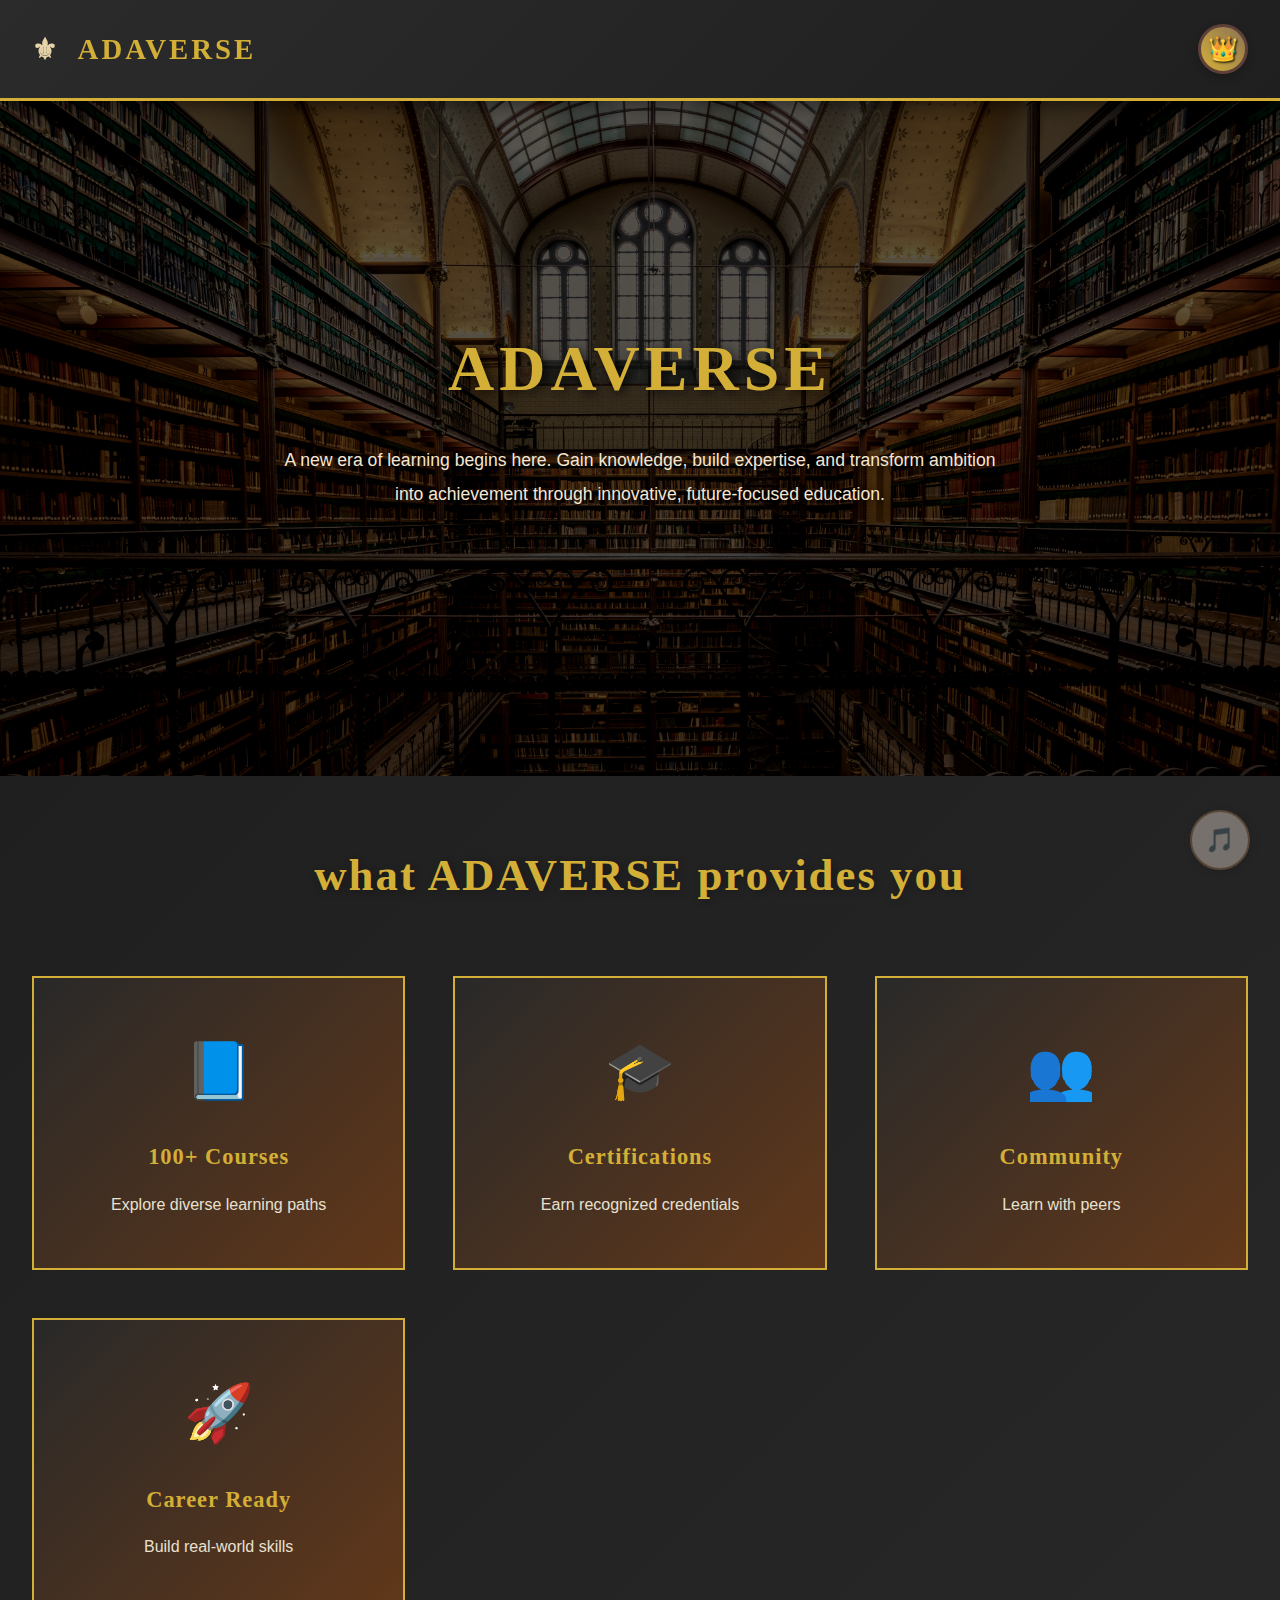
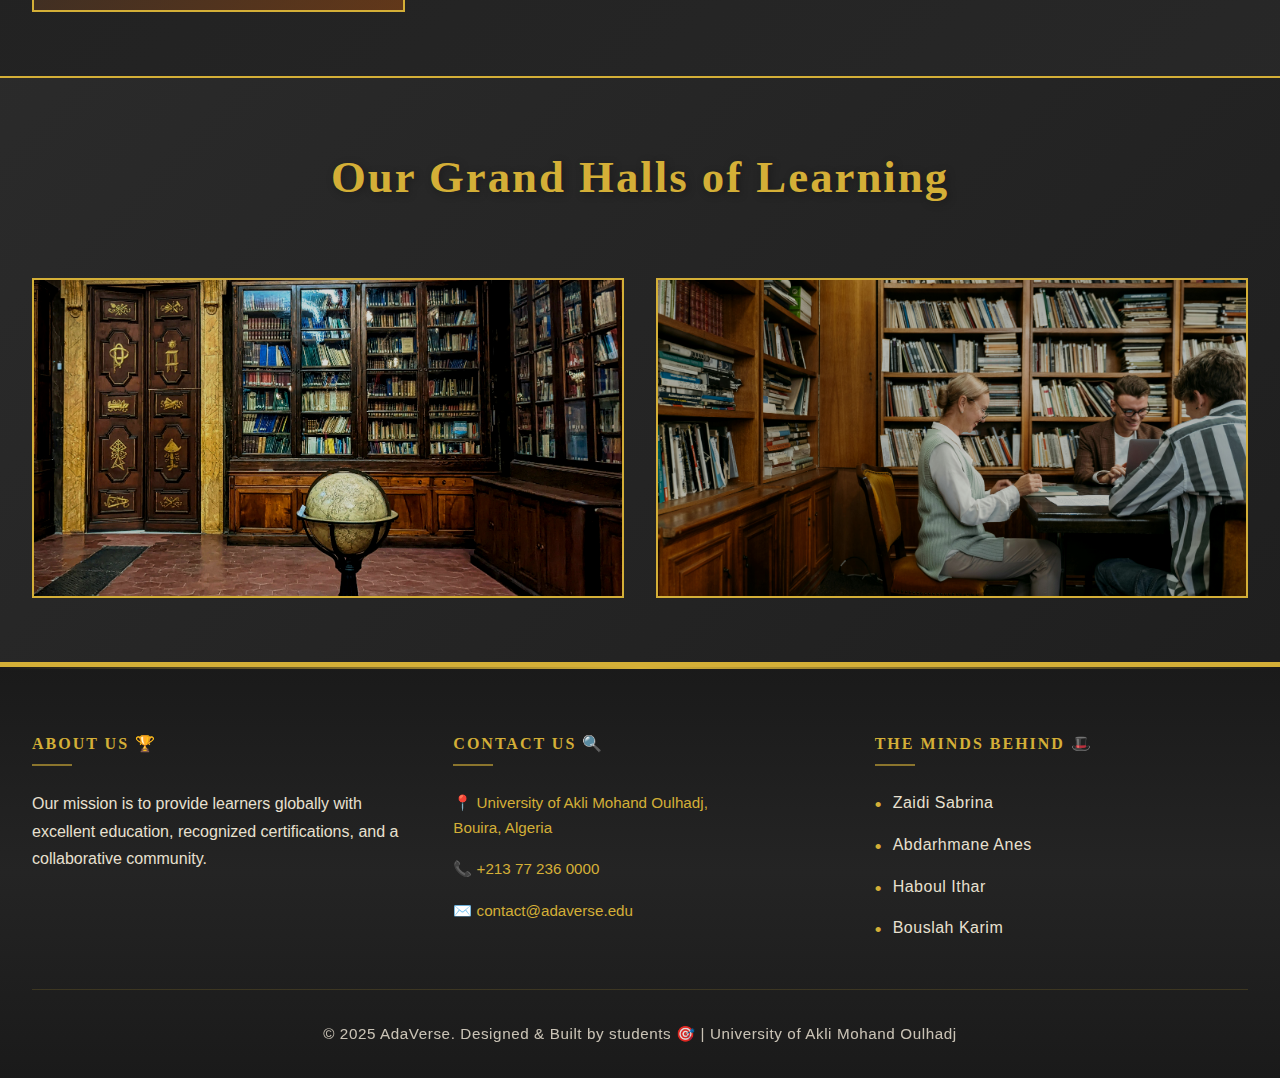
<file: index.html>
<!DOCTYPE html>
<html>
  <head>
    <meta charset="UTF-8" />
    <meta http-equiv="refresh" content="0; url=home.html" />
    <title>Redirecting to Home</title>
  </head>
  <body>
    <p>If you are not redirected, <a href="home.html">click here</a>.</p>
    <script>
      window.location.href = "home.html";
    </script>
  </body>
</html>
</file>
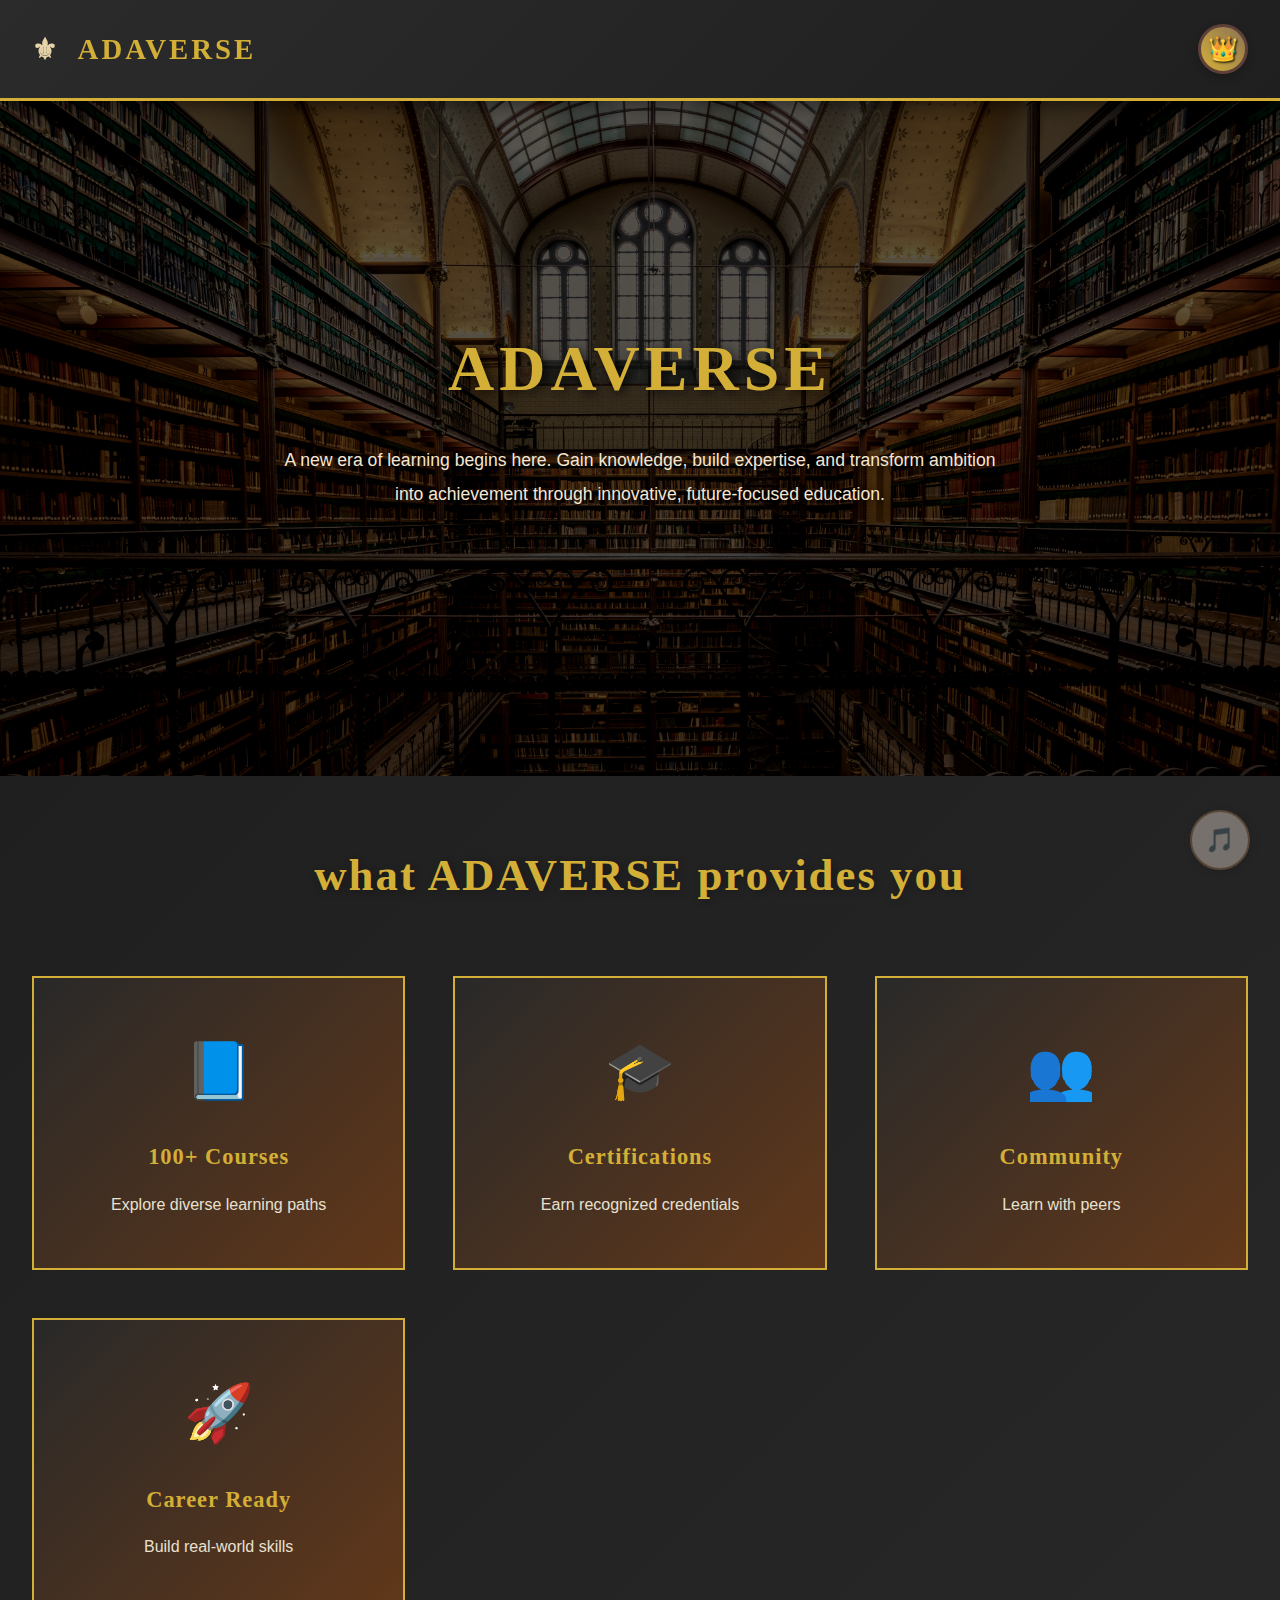
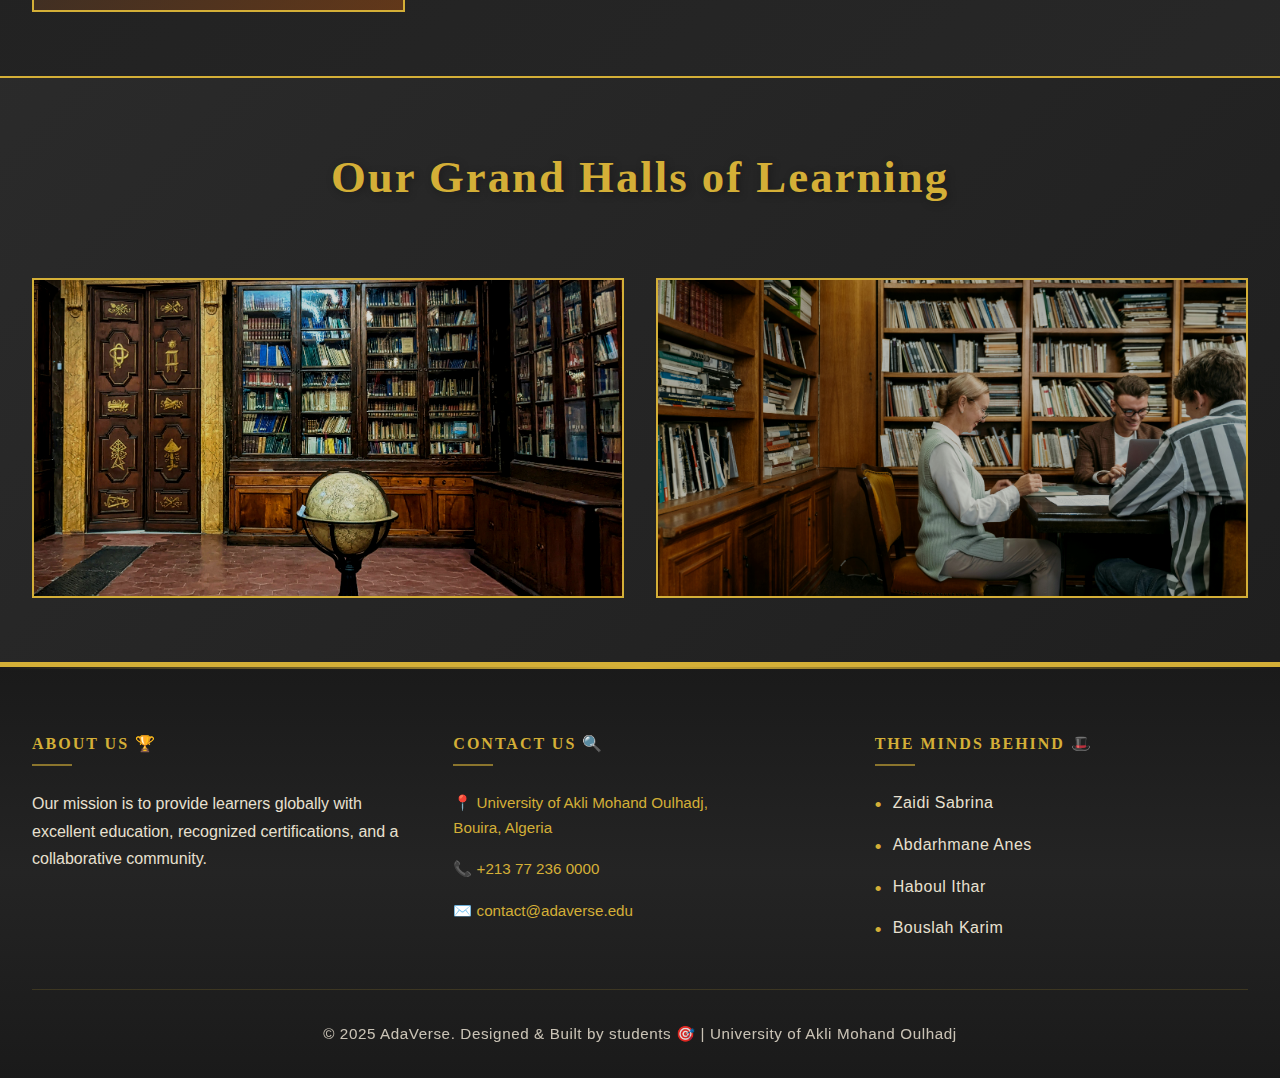
<file: home.html>
<!DOCTYPE html>
    <html lang="en">
    <head>
        <meta charset="UTF-8">
        <meta name="viewport" content="width=device-width, initial-scale=1.0">
        <title>ADAVERSE</title>
        <link rel="stylesheet" href="home.css">
        <link rel="stylesheet" href="music.css">
    </head>
    <body>
    
        <nav class="navbar">
        <div class="navbar-container">
        <div class="adaverse-logo">
        <a href="home.html" class="logo">
        <span class="logo-accent">⚜</span> ADAVERSE
        </a>
       </div>       
     <a href="login.html" style="text-decoration: none; display: inline-block;">
     <div style="width: 50px; height: 50px; border-radius: 50%; background: linear-gradient(45deg, #D4AF37, #8B7355); border: 3px solid #5D4037; display: flex; align-items: center; justify-content: center; box-shadow: 0 4px 8px rgba(0,0,0,0.2); font-size: 24px; color: white; text-shadow: 1px 1px 2px #000;">
        👑
    </div>
    </a>
        </div>
    </nav>
     <div class="page-container">
       <div class="page" id="home" data-page="home">
    <!-- section -->
            <section class="hero-section">
                <div class="hero-background"></div>
                <div class="hero-content">
                    <h1 class="hero-title">ADAVERSE</h1>
                     <p class="hero-description">  A new era of learning begins here.
  Gain knowledge, build expertise, and transform ambition into achievement
  through innovative, future-focused education.</p>
                     </div>
            </section>
              <!-- features -->
            <section class="features-section">
                <h2 class="section-title">what ADAVERSE provides you </h2>
                <div class="features-grid">
                    <div class="feature-card">
                        <div class="feature-icon">📘</div>
                        <h3>100+ Courses</h3>
                        <p>Explore diverse learning paths</p>
                    </div>
                    <div class="feature-card">
                        <div class="feature-icon">🎓</div>
                        <h3>Certifications</h3>
                        <p>Earn recognized credentials</p>
                    </div>
                    <div class="feature-card">
                    <div class="feature-icon">👥</div>
                    <h3>Community</h3>
                    <p>Learn with peers</p>
                    </div>
                    <div class="feature-card">
                        <div class="feature-icon">🚀</div>
                       <h3>Career Ready</h3>
                       <p>Build real-world skills</p>
                    </div>
                </div>
            </section>
              <!-- Section detaaiills -->
            <section class="gallery-section">
                <h2 class="section-title">Our Grand Halls of Learning</h2>
                <div class="gallery-grid">
                    <div class="gallery-item" onclick="window.location.href='login.html'" style="cursor: pointer;">
                        <img src="pexels-marco-171529911-12916351.jpg" alt="Ornate Library Entrance with Golden Doors">
                        <div class="gallery-overlay">
                            <h3>Academic Courses</h3>
                            <p>Master fundamental concepts and theoretical knowledge</p>
                        </div>
                    </div>
                    <div class="gallery-item" onclick="window.location.href='login.html'" style="cursor: pointer;">
                        <img src="pexels-tima-miroshnichenko-9572540 copy.jpg" alt="Scholars Learning in Library">
                 
                        <div class="gallery-overlay">
                            <h3>Professional Courses</h3>
                            <p>Build practical skills for the modern workplace</p>
                        </div>
                    </div> 
                </div>
            </section>  
        </div>
       </div>
    </div>   

 
    <footer class="footer">
        <div class="footer-content">
            <div class="footer-main">
                <div class="footer-section">
                    <h4>ABOUT US 🏆</h4>
                     <p >
             Our mission is to provide learners globally with excellent education,
  recognized certifications, and a collaborative community.
                    </p>
                </div>
                
                <div class="footer-section">
                    <h4>CONTACT US 🔍 </h4>
                    <ul>
                        <li><a href="#">📍 University of Akli Mohand Oulhadj,<br />Bouira, Algeria</a></li>
                        <li><a href="#">📞 +213 77 236 0000</a></li>
                        <li><a href="#">✉️ contact@adaverse.edu</a></li>
                    </ul>
                </div>

                <div class="footer-section">
  <h4>THE MINDS BEHIND 🎩</h4>
  <ul class="team-list">
    <li>Zaidi Sabrina</li>
    <li>Abdarhmane Anes</li>
    <li>Haboul Ithar</li>
    <li>Bouslah Karim</li>
  </ul>
</div>

            </div>
            <div class="footer-bottom">
                <p>&copy; 2025 AdaVerse. Designed & Built by students 🎯 | University of Akli
          Mohand Oulhadj</p>
            </div>
        </div>
    </footer> 


<div id="musicBtn">🎵</div>

<audio id="backgroundMusic" loop>
  <source src="1.mp3" type="audio/mpeg">
  Your browser does not support the audio element.
</audio>
<script src="music.js">
</script>


    </body>
    </html>
</file>
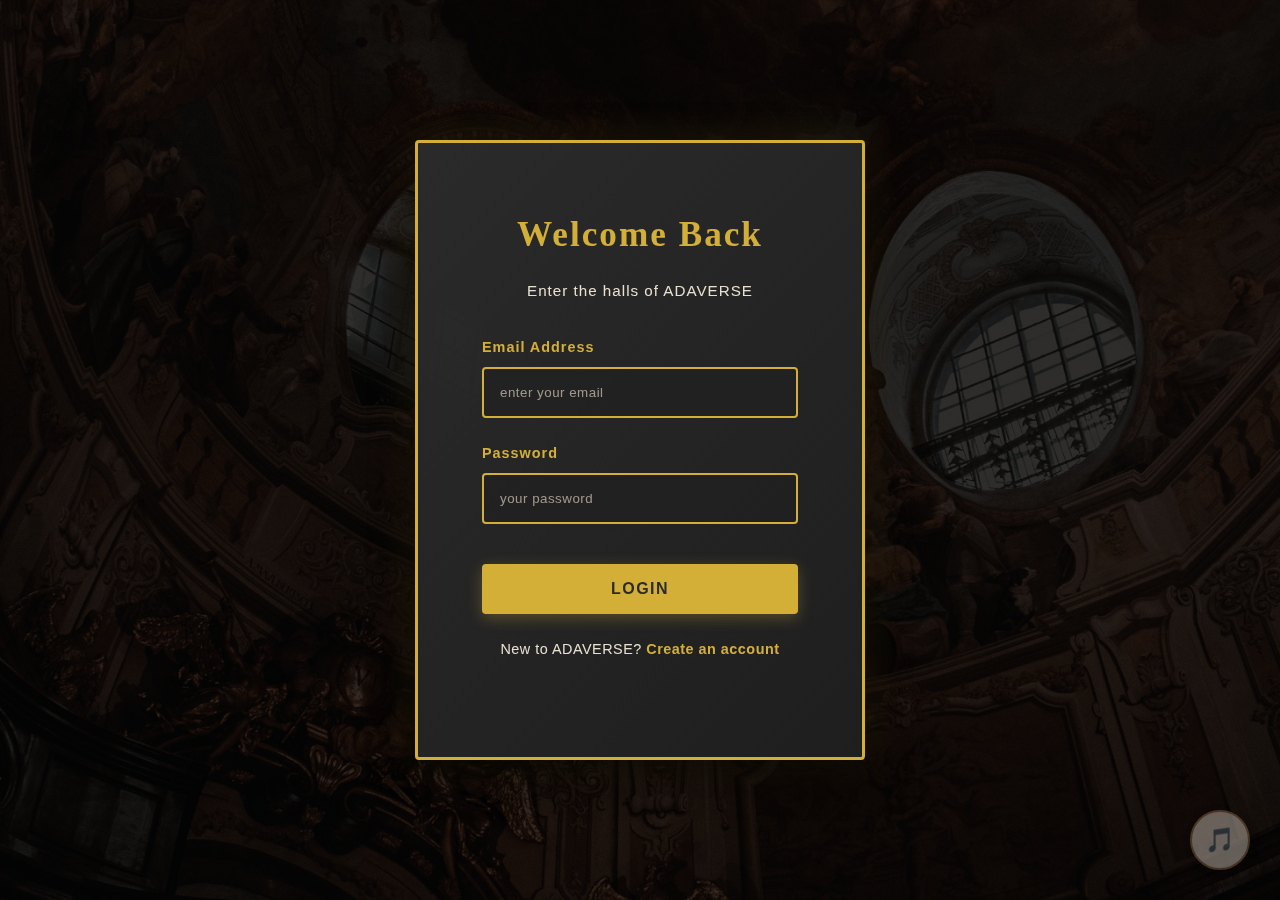
<file: login.html>
<!DOCTYPE html>
<html lang="en">
<head>
    <meta charset="UTF-8">
    <meta name="viewport" content="width=device-width, initial-scale=1.0">
    <title>ADAVERSE - The Academy of Antique Knowledge</title>
    <link rel="stylesheet" href="login.css">
    <link rel="stylesheet" href="music.css">
</head>
<body>
 <!-- login -->
        <div class="page" id="login" data-page="login">
            <div class="auth-container">
                <div class="auth-background"></div>
                <div class="auth-card">
                    <div class="auth-header">
                        <h2 class="auth-title">Welcome Back</h2>
                        <p class="auth-subtitle">Enter the halls of ADAVERSE</p>
                    </div>
                    
        <form class="auth-form" id="loginForm" onsubmit="return false;">
    <div class="form-group">
        <label for="login-email">Email Address</label>
        <input type="email" id="login-email" placeholder="enter your email">
    </div>
    <div class="form-group">
        <label for="login-password">Password</label>
        <input type="password" id="login-password" placeholder="your password">
    </div>
    <button type="button" onclick="window.location.href='bib.html'" class="auth-button">
        Login
    </button>
    
    <p class="auth-footer">New to ADAVERSE? <a href="signup.html" onclick="navigateTo('signup')">Create an account</a></p>
</form>

    <!-- BOUSLAH-->
     
<div id="musicBtn">🎵</div>

<audio id="backgroundMusic" loop>
  <source src="1.mp3" type="audio/mpeg">
  Your browser does not support the audio element.
</audio>

<script src="music.js">
</script>
</body>
</html>
</file>
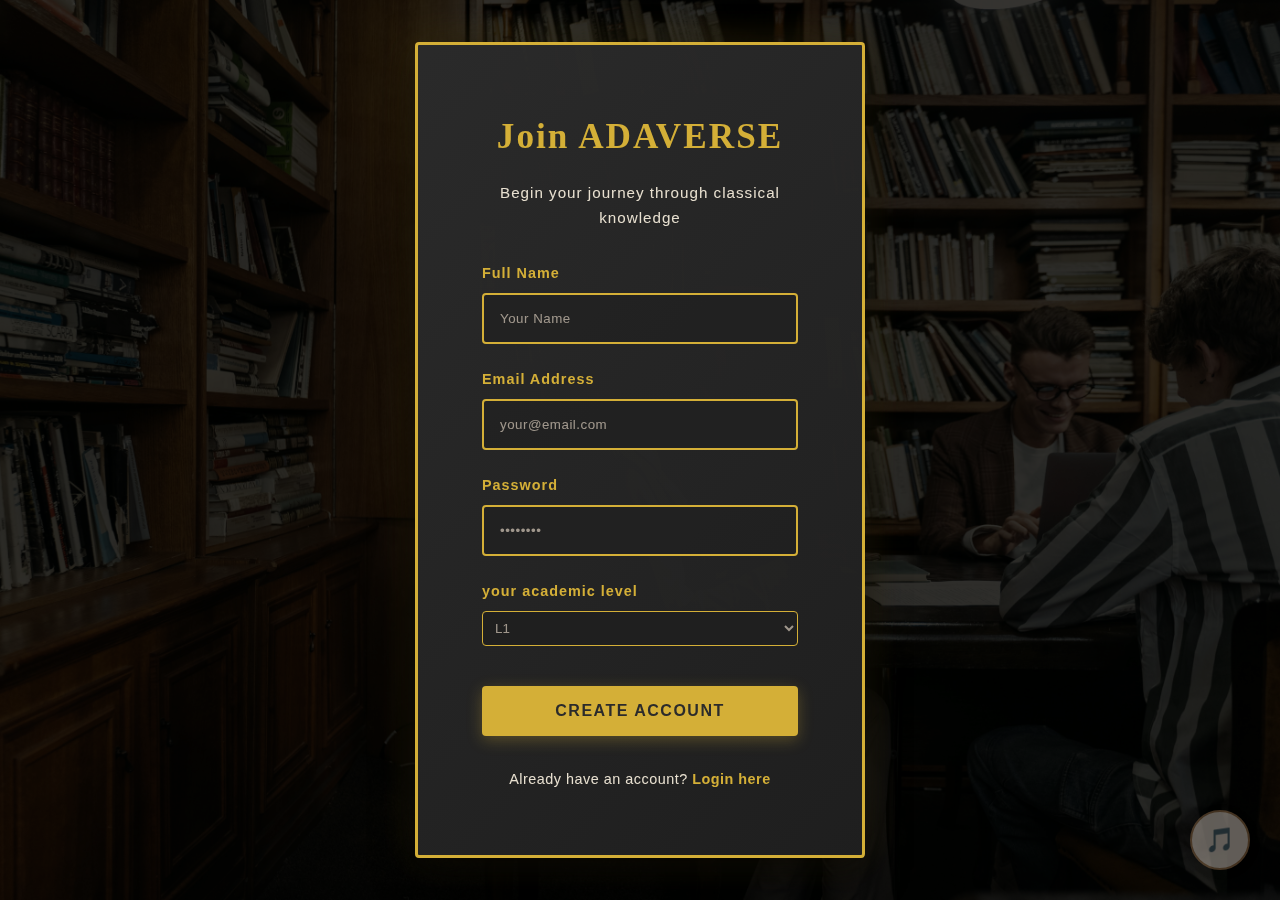
<file: signup.html>
<!DOCTYPE html>
    <html lang="en">
    <head>
        <meta charset="UTF-8">
        <meta name="viewport" content="width=device-width, initial-scale=1.0">
        <title>ADAVERSE</title>
        <link rel="stylesheet" href="signup.css">
        <link rel="stylesheet" href="music.css">
    </head>
    <body>
    <!-- SIGNUP PAGE -->
        <div class="page" id="signup" data-page="signup">
            <div class="auth-container">
                <div class="auth-background-alt"></div>
                <div class="auth-card">
                    <div class="auth-header">
                        <h2 class="auth-title">Join ADAVERSE</h2>
                        <p class="auth-subtitle">Begin your journey through classical knowledge</p>
                    </div>
                    <form class="auth-form" id="signupForm">
                        <div class="form-group">
                            <label for="signup-name">Full Name</label>
                            <input type="text" id="signup-name" placeholder="Your Name" >
                        </div>
                        <div class="form-group">
                            <label for="signup-email">Email Address</label>
                            <input type="email" id="signup-email" placeholder="your@email.com" >
                        </div>
                        <div class="form-group">
                            <label for="signup-password">Password</label>
                            <input type="password" id="signup-password" placeholder="••••••••" >
                        </div>
                      <div class="form-group">
                       <label for="signup-confirm" style="color: #d4af37;">your academic level</label>
                         <select style="background-color: #1f1f1f; color: rgba(245, 230, 211, 0.6); border: 1px solid #d4af37; padding: 8px; border-radius: 4px;">
                         <option value="L1">L1</option>
                         <option value="L2">L2</option>
                        <option value="L3">L3</option>
                        <option value="M1">M1</option>
                         <option value="M2">M2</option>
                         </select>
                          </div>
                       <button onclick="window.location.href='bib.html'" type="button" class="auth-button">Create Account</button>
                    </form>
                    <p class="auth-footer">Already have an account? <a href="login.html" onclick="navigateTo('login')">Login here</a></p>
                </div>
            </div>
        </div>

        <!-- BOUSLAH-->
    <div id="musicBtn">🎵</div>
    <audio id="backgroundMusic" loop>
    <source src="1.mp3" type="audio/mpeg">
    Your browser does not support the audio element.
    </audio>
    <script src="music.js">
    </script>

    </body>
    </html>
</file>
<file: home.css>
:root {
  --color-primary: #b8764a;
  --color-secondary: #d4af37;
  --color-dark: #2b2b2b;
  --color-dark-bg: #1f1f1f;
  --color-cream: #f5e6d3;
  --color-light: #e8e0d0;
  --color-accent: #8b4513;
  --color-gold-light: #e6d4a8;
  --color-charcoal: #1a1a1a;

  --font-serif: "Georgia", "Garamond", serif;
  --font-sans: "Segoe UI", Tahoma, Geneva, Verdana, sans-serif;

  --spacing-xs: 0.5rem;
  --spacing-sm: 1rem;
  --spacing-md: 1.5rem;
  --spacing-lg: 2rem;
  --spacing-xl: 3rem;
  --spacing-2xl: 4rem;

  --transition: all 0.3s ease;
  --transition-slow: all 0.5s ease;
  --radius: 0.25rem;
}


* {
  margin: 0;
  padding: 0;
  box-sizing: border-box;
}

html,
body {
  width: 100%;
  min-height: 100vh;
  background-color: var(--color-dark-bg);
  color: var(--color-cream);
  font-family: var(--font-sans);
  line-height: 1.6;
}

body {
  display: flex;
  flex-direction: column;
}
/* navber css ya */
.navbar {
  background: linear-gradient(135deg, var(--color-dark) 0%, var(--color-dark-bg) 100%);
  border-bottom: 3px solid var(--color-secondary);
  padding: var(--spacing-md) 0;
  position: sticky;
  top: 0;
  z-index: 1000;
  box-shadow: 0 4px 20px rgba(0, 0, 0, 0.5);
}

.navbar-container {
  max-width: 1400px;
  margin: 0 auto;
  display: flex;
  justify-content: space-between;
  align-items: center;
  padding: 0 var(--spacing-lg);
}

.logo {
  font-size: 1.8rem;
  font-weight: bold;
  color: var(--color-secondary);
  font-family: var(--font-serif);
  letter-spacing: 3px;
  transition: var(--transition);
  text-decoration: none;
}

.logo:hover {
  text-shadow: 0 0 12px rgba(212, 175, 55, 0.5);
}

.logo-accent {
  margin-right: 0.5rem;
  color: var(--color-gold-light);
}
 /* the hero sction */
.hero-section {
  position: relative;
  height: 75vh;
  display: flex;
  align-items: center;
  justify-content: center;
  overflow: hidden;
}

.hero-background {
  position: absolute;
  top: 0;
  left: 0;
  width: 100%;
  height: 100%;
  background: url("pexels-michael-d-beckwith-2150568551-31267820.jpg") center / cover no-repeat;
  filter: brightness(0.35) sepia(0.25) contrast(1.1);
  z-index: 1;
}

.hero-content {
  position: relative;
  z-index: 2;
  text-align: center;
  max-width: 800px;
  padding: var(--spacing-lg);
}

.hero-title {
  font-size: 4rem;
  font-family: var(--font-serif);
  color: var(--color-secondary);
  margin-bottom: var(--spacing-md);
  letter-spacing: 5px;
  text-shadow: 3px 3px 12px rgba(0, 0, 0, 0.8);
  font-weight: bold;
  animation: slideInDown 0.8s ease-out;
}

.hero-description {
  font-size: 1.1rem;
  color: var(--color-cream);
  margin-bottom: var(--spacing-xl);
  line-height: 1.9;
  text-shadow: 2px 2px 5px rgba(0, 0, 0, 0.6);
  animation: slideInUp 0.8s ease-out 0.4s both;
}


@keyframes slideInDown {
  from {
    opacity: 0;
    transform: translateY(-30px);
  }
  to {
    opacity: 1;
    transform: translateY(0);
  }
}

@keyframes slideInUp {
  from {
    opacity: 0;
    transform: translateY(30px);
  }
  to {
    opacity: 1;
    transform: translateY(0);
  }
}


.features-section {
  padding: var(--spacing-2xl) var(--spacing-lg);
  background: linear-gradient(135deg, var(--color-dark-bg) 0%, rgba(43, 43, 43, 0.7) 100%);
  max-width: 1400px;
  margin: 0 auto;
  width: 100%;
}

.section-title {
  font-size: 2.8rem;
  font-family: var(--font-serif);
  color: var(--color-secondary);
  text-align: center;
  margin-bottom: var(--spacing-2xl);
  letter-spacing: 2px;
  text-shadow: 2px 2px 8px rgba(0, 0, 0, 0.3);
}

.features-grid {
  display: grid;
  grid-template-columns: repeat(auto-fit, minmax(280px, 1fr));
  gap: var(--spacing-xl);
}

.feature-card {
  background: linear-gradient(135deg, rgba(43, 43, 43, 0.8) 0%, rgba(139, 69, 19, 0.6) 100%);
  padding: var(--spacing-xl);
  border: 2px solid var(--color-secondary);
  border-radius: 0;
  text-align: center;
  transition: var(--transition);
  position: relative;
  overflow: hidden;
}

.feature-card::before {
  content: "";
  position: absolute;
  top: 0;
  left: -100%;
  width: 100%;
  height: 100%;
  background: linear-gradient(90deg, transparent, rgba(212, 175, 55, 0.1), transparent);
  transition: left 0.5s ease;
}

.feature-card:hover::before {
  left: 100%;
}

.feature-card:hover {
  transform: translateY(-10px);
  box-shadow: 0 15px 40px rgba(212, 175, 55, 0.25);
  border-color: var(--color-gold-light);
}

.feature-icon {
  font-size: 3.5rem;
  margin-bottom: var(--spacing-md);
  display: inline-block;
  transition: var(--transition);
}

.feature-card:hover .feature-icon {
  transform: scale(1.15) rotate(-5deg);
}

.feature-card h3 {
  font-family: var(--font-serif);
  color: var(--color-secondary);
  margin-bottom: var(--spacing-sm);
  font-size: 1.4rem;
  letter-spacing: 1px;
}

.feature-card p {
  color: var(--color-light);
  line-height: 1.8;
}
/* ====== CTA SECTION ====== */
.cta-section {
  padding: var(--spacing-2xl) var(--spacing-lg);
  background: linear-gradient(135deg, var(--color-primary) 0%, var(--color-accent) 100%);
  text-align: center;
  border-top: 3px solid var(--color-secondary);
  border-bottom: 3px solid var(--color-secondary);
}

.cta-content {
  max-width: 900px;
  margin: 0 auto;
}

.cta-section .section-title {
  color: var(--color-cream);
  margin-bottom: var(--spacing-md);
}

.cta-section p {
  font-size: 1.15rem;
  color: var(--color-light);
  margin-bottom: var(--spacing-xl);
  letter-spacing: 0.5px;
}


/*galleryyt */
.gallery-section {
  padding: var(--spacing-2xl) var(--spacing-lg);
  background: linear-gradient(135deg, rgba(43, 43, 43, 0.95) 0%, rgba(31, 31, 31, 0.98) 100%);
  border-top: 2px solid var(--color-secondary);
  border-bottom: 2px solid var(--color-secondary);
}

.gallery-grid {
  display: grid;
  grid-template-columns: repeat(auto-fit, minmax(280px, 1fr));
  gap: var(--spacing-lg);
  max-width: 1400px;
  margin: 0 auto;
  margin-top: var(--spacing-xl);
}

.gallery-item {
  position: relative;
  height: 320px;
  overflow: hidden;
  border: 2px solid var(--color-secondary);
  border-radius: 0;
}

.gallery-item img {
  width: 100%;
  height: 100%;
  object-fit: cover;
  transition: var(--transition-slow);
  filter: brightness(0.85) contrast(1.05);
}

.gallery-item:hover img {
  transform: scale(1.08);
  filter: brightness(1) contrast(1.1);
}

.gallery-overlay {
  position: absolute;
  bottom: 0;
  left: 0;
  right: 0;
  background: linear-gradient(to top, rgba(0, 0, 0, 0.9), transparent);
  padding: var(--spacing-xl) var(--spacing-md) var(--spacing-md);
  opacity: 0;
  transition: opacity 0.3s ease;
}

.gallery-item:hover .gallery-overlay {
  opacity: 1;
}

.gallery-overlay h3 {
  font-family: var(--font-serif);
  color: var(--color-secondary);
  font-size: 1.3rem;
  letter-spacing: 1px;
}

/* footerr */
.footer {
  background: linear-gradient(
    180deg,
    #1a1a1a 0%,
    #242424 50%,
    #1a1a1a 100%
  );
  border-top: 3px solid var(--color-secondary);
  padding: var(--spacing-2xl) var(--spacing-lg) var(--spacing-lg);
  margin-top: auto;
  position: relative;
  overflow: hidden;
}

.footer-content {
  max-width: 1400px;
  margin: 0 auto;
}

.footer-main {
  display: grid;
  grid-template-columns: repeat(auto-fit, minmax(250px, 1fr));
  gap: var(--spacing-xl);
  margin-bottom: var(--spacing-xl);
}

.footer-section h4 {
  position: relative;
  color: var(--color-secondary);
  margin-bottom: var(--spacing-md);
  font-family: var(--font-serif);
  letter-spacing: 2px;
}

.footer-section h4::after {
  content: "";
  display: block;
  width: 40px;
  height: 2px;
  background: var(--color-secondary);
  margin-top: 8px;
  opacity: 0.6;
}


.footer-section p {
  color: var(--color-light);
  line-height: 1.7;
}

.footer-section ul {
  list-style: none;
  display: flex;
  flex-direction: column;
  gap: var(--spacing-sm);
}

.footer-section a {
  display: inline-flex;
  align-items: center;
  gap: 8px;
  color: var(--color-secondary);
  text-decoration: none;
  transition: all 0.3s ease;
  font-size: 0.95rem;
}

.footer-section a:hover {
  color: var(--color-gold-light);
  transform: translateX(6px);
}


.footer-bottom {
  text-align: center;
  padding-top: var(--spacing-lg);
  border-top: 1px solid rgba(212, 175, 55, 0.2);
  color: var(--color-light);
  font-size: 0.95rem;
  letter-spacing: 0.6px;
  opacity: 0.85;
}

/* list dee team */
.team-list li {
  color: var(--color-light);
  font-size: 1rem;
  font-weight: 500;
  letter-spacing: 0.5px;
  position: relative;
  padding-left: 18px;
  transition: all 0.3s ease;
}

.team-list li::before {
  content: "•";
  position: absolute;
  left: 0;
  color: var(--color-secondary);
  font-size: 1.2rem;
}

.team-list li:hover {
  color: var(--color-gold-light);
  transform: translateX(6px);
}


.footer::before {
  content: "";
  position: absolute;
  top: 0;
  left: 0;
  width: 100%;
  height: 2px;
  background: linear-gradient(
    90deg,
    transparent,
    var(--color-secondary),
    transparent
  );
  animation: glowLine 4s linear infinite;
}

@keyframes glowLine {
  0% { opacity: 0.2; }
  50% { opacity: 1; }
  100% { opacity: 0.2; }
}
</file>
<file: music.css>
#musicBtn {
    position: fixed;
    bottom: 30px;   
    right: 30px;    
    width: 60px;
    height: 60px;
    background-color: #f2e6d9; 
    border: 2px solid #a67c52; 
    border-radius: 50%;
    box-shadow: 2px 2px 10px rgba(0,0,0,0.3);
    cursor: pointer;
    display: flex;
    align-items: center;
    justify-content: center;
    font-size: 24px;
    color: #a67c52;
    opacity: 0.4;          
    transition: transform 0.2s, opacity 0.3s;
    z-index: 9999;
  }

  #musicBtn:hover {
    transform: scale(1.1);
    opacity: 1;           
  }
</file>
<file: login.css>
:root {
  --color-primary: #b8764a;
  --color-secondary: #d4af37;
  --color-dark: #2b2b2b;
  --color-dark-bg: #1f1f1f;
  --color-cream: #f5e6d3;
  --color-light: #e8e0d0;
  --color-accent: #8b4513;
  --color-gold-light: #e6d4a8;
  --color-charcoal: #1a1a1a;

  --font-serif: "Georgia", "Garamond", serif;
  --font-sans: "Segoe UI", Tahoma, Geneva, Verdana, sans-serif;

  --spacing-xs: 0.5rem;
  --spacing-sm: 1rem;
  --spacing-md: 1.5rem;
  --spacing-lg: 2rem;
  --spacing-xl: 3rem;
  --spacing-2xl: 4rem;

  --transition: all 0.3s ease;
  --transition-slow: all 0.5s ease;
  --radius: 0.25rem;
}

* {
  margin: 0;
  padding: 0;
  box-sizing: border-box;
}

html,
body {
  width: 100%;
  min-height: 100vh;
  background-color: var(--color-dark-bg);
  color: var(--color-cream);
  font-family: var(--font-sans);
  line-height: 1.6;
}

.auth-container {
  display: flex;
  align-items: center;
  justify-content: center;
  min-height: 100vh; 
  padding: var(--spacing-lg);
  background: linear-gradient(135deg, var(--color-dark) 0%, var(--color-dark-bg) 100%);
  position: relative;
  overflow: hidden;
  z-index: 0;
}

.auth-background {
  position: fixed; 
  top: 0;
  left: 0;
  width: 100vw;    
  height: 100vh;   
  background: url("pexels-kristof-sass-kovan-64832383-8798231.jpg") center / cover no-repeat;
  filter: brightness(0.2) sepia(0.2);
  z-index: -1;    
}

.auth-card {
  background: linear-gradient(135deg, rgba(43, 43, 43, 0.98) 0%, rgba(31, 31, 31, 0.98) 100%);
  border: 3px solid var(--color-secondary);
  padding: var(--spacing-2xl);
  border-radius: var(--radius);
  max-width: 450px;
  width: 100%;
  box-shadow: 0 12px 40px rgba(0, 0, 0, 0.7), 0 0 40px rgba(212, 175, 55, 0.15);
  position: relative;
  z-index: 2;
  animation: scaleIn 0.6s ease-out;
}

@keyframes scaleIn {
  from {
    opacity: 0;
    transform: scale(0.95);
  }
  to {
    opacity: 1;
    transform: scale(1);
  }
}

.auth-header {
  margin-bottom: var(--spacing-lg);
}

.auth-title {
  font-family: var(--font-serif);
  font-size: 2.2rem;
  color: var(--color-secondary);
  margin-bottom: var(--spacing-sm);
  letter-spacing: 2px;
  text-align: center;
}

.auth-subtitle {
  color: var(--color-light);
  text-align: center;
  font-size: 0.95rem;
  letter-spacing: 1px;
}

.auth-form {
  display: flex;
  flex-direction: column;
  gap: var(--spacing-md);
  margin-bottom: var(--spacing-lg);
}

.form-group {
  display: flex;
  flex-direction: column;
}

.form-group label {
  color: var(--color-secondary);
  margin-bottom: var(--spacing-xs);
  font-size: 0.9rem;
  font-weight: 600;
  letter-spacing: 1px;
}

.form-group input {
  background: rgba(31, 31, 31, 0.6);
  border: 2px solid var(--color-secondary);
  border-radius: var(--radius); /* was 0 */
  padding: var(--spacing-sm);
  color: var(--color-cream);
  font-family: var(--font-sans);
  transition: var(--transition);
  letter-spacing: 0.5px;
}

.form-group input:focus {
  outline: none;
  border-color: var(--color-gold-light);
  box-shadow: 0 0 12px rgba(230, 212, 168, 0.4);
  background: rgba(31, 31, 31, 0.8);
}

.form-group input::placeholder {
  color: rgba(245, 230, 211, 0.6);
}

.auth-button {
  background: var(--color-secondary);
  color: var(--color-dark);
  border: none;
  padding: var(--spacing-sm);
  font-size: 1rem;
  font-family: var(--font-sans);
  cursor: pointer;
  transition: var(--transition);
  font-weight: bold;
  letter-spacing: 1.5px;
  border-radius: var(--radius); 
  margin-top: var(--spacing-sm);
  text-transform: uppercase;
  box-shadow: 0 4px 15px rgba(212, 175, 55, 0.3);
}

.auth-button:hover {
  background: var(--color-gold-light);
  transform: translateY(-2px);
  box-shadow: 0 6px 20px rgba(212, 175, 55, 0.4);
}

.auth-footer {
  text-align: center;
  color: var(--color-light);
  font-size: 0.9rem;
  letter-spacing: 0.5px;
}

.auth-footer a {
  color: var(--color-secondary);
  text-decoration: none;
  transition: var(--transition);
  font-weight: 600;
}

.auth-footer a:hover {
  color: var(--color-gold-light);
  text-decoration: underline;
}
</file>
<file: signup.css>
:root {
  --color-primary: #b8764a;
  --color-secondary: #d4af37;
  --color-dark: #2b2b2b;
  --color-dark-bg: #1f1f1f;
  --color-cream: #f5e6d3;
  --color-light: #e8e0d0;
  --color-accent: #8b4513;
  --color-gold-light: #e6d4a8;
  --color-charcoal: #1a1a1a;

  --font-serif: "Georgia", "Garamond", serif;
  --font-sans: "Segoe UI", Tahoma, Geneva, Verdana, sans-serif;

  --spacing-xs: 0.5rem;
  --spacing-sm: 1rem;
  --spacing-md: 1.5rem;
  --spacing-lg: 2rem;
  --spacing-xl: 3rem;
  --spacing-2xl: 4rem;

  --transition: all 0.3s ease;
  --transition-slow: all 0.5s ease;
  --radius: 0.25rem;
}

/* ====== GLOBAL STYLES ====== */
* {
  margin: 0;
  padding: 0;
  box-sizing: border-box;
}

html,
body {
  width: 100%;
  min-height: 100vh;
  background-color: var(--color-dark-bg);
  color: var(--color-cream);
  font-family: var(--font-sans);
  line-height: 1.6;
}

/* ====== AUTH CONTAINER & BACKGROUND ====== */
.auth-container {
  display: flex;
  align-items: center;
  justify-content: center;
  min-height: 100vh; /* changed from calc to full vh */
  padding: var(--spacing-lg);
  background: linear-gradient(135deg, var(--color-dark) 0%, var(--color-dark-bg) 100%);
  position: relative;
  overflow: hidden;
  z-index: 0;
}

.auth-background-alt{
  position: fixed; 
  top: 0;
  left: 0;
  width: 100vw;    
  height: 100vh;   
  background: url("pexels-tima-miroshnichenko-9572540\ copy.jpg") center / cover no-repeat;
  filter: brightness(0.2) sepia(0.2);
  z-index: -1;    
}

/* ====== AUTH CARD ====== */
.auth-card {
  background: linear-gradient(135deg, rgba(43, 43, 43, 0.98) 0%, rgba(31, 31, 31, 0.98) 100%);
  border: 3px solid var(--color-secondary);
  padding: var(--spacing-2xl);
  border-radius: var(--radius); /* was 0, now using variable */
  max-width: 450px;
  width: 100%;
  box-shadow: 0 12px 40px rgba(0, 0, 0, 0.7), 0 0 40px rgba(212, 175, 55, 0.15);
  position: relative;
  z-index: 2;
  animation: scaleIn 0.6s ease-out;
}

@keyframes scaleIn {
  from {
    opacity: 0;
    transform: scale(0.95);
  }
  to {
    opacity: 1;
    transform: scale(1);
  }
}

/* ====== AUTH HEADER ====== */
.auth-header {
  margin-bottom: var(--spacing-lg);
}

.auth-title {
  font-family: var(--font-serif);
  font-size: 2.2rem;
  color: var(--color-secondary);
  margin-bottom: var(--spacing-sm);
  letter-spacing: 2px;
  text-align: center;
}

.auth-subtitle {
  color: var(--color-light);
  text-align: center;
  font-size: 0.95rem;
  letter-spacing: 1px;
}

/* ====== FORM ====== */
.auth-form {
  display: flex;
  flex-direction: column;
  gap: var(--spacing-md);
  margin-bottom: var(--spacing-lg);
}

.form-group {
  display: flex;
  flex-direction: column;
}

.form-group label {
  color: var(--color-secondary);
  margin-bottom: var(--spacing-xs);
  font-size: 0.9rem;
  font-weight: 600;
  letter-spacing: 1px;
}

.form-group input {
  background: rgba(31, 31, 31, 0.6);
  border: 2px solid var(--color-secondary);
  border-radius: var(--radius); /* was 0 */
  padding: var(--spacing-sm);
  color: var(--color-cream);
  font-family: var(--font-sans);
  transition: var(--transition);
  letter-spacing: 0.5px;
}

.form-group input:focus {
  outline: none;
  border-color: var(--color-gold-light);
  box-shadow: 0 0 12px rgba(230, 212, 168, 0.4);
  background: rgba(31, 31, 31, 0.8);
}

.form-group input::placeholder {
  color: rgba(245, 230, 211, 0.6);
}

/* ====== BUTTON ====== */
.auth-button {
  background: var(--color-secondary);
  color: var(--color-dark);
  border: none;
  padding: var(--spacing-sm);
  font-size: 1rem;
  font-family: var(--font-sans);
  cursor: pointer;
  transition: var(--transition);
  font-weight: bold;
  letter-spacing: 1.5px;
  border-radius: var(--radius); /* was 0 */
  margin-top: var(--spacing-sm);
  text-transform: uppercase;
  box-shadow: 0 4px 15px rgba(212, 175, 55, 0.3);
}

.auth-button:hover {
  background: var(--color-gold-light);
  transform: translateY(-2px);
  box-shadow: 0 6px 20px rgba(212, 175, 55, 0.4);
}

/* ====== FOOTER ====== */
.auth-footer {
  text-align: center;
  color: var(--color-light);
  font-size: 0.9rem;
  letter-spacing: 0.5px;
}

.auth-footer a {
  color: var(--color-secondary);
  text-decoration: none;
  transition: var(--transition);
  font-weight: 600;
}

.auth-footer a:hover {
  color: var(--color-gold-light);
  text-decoration: underline;
}
</file>
